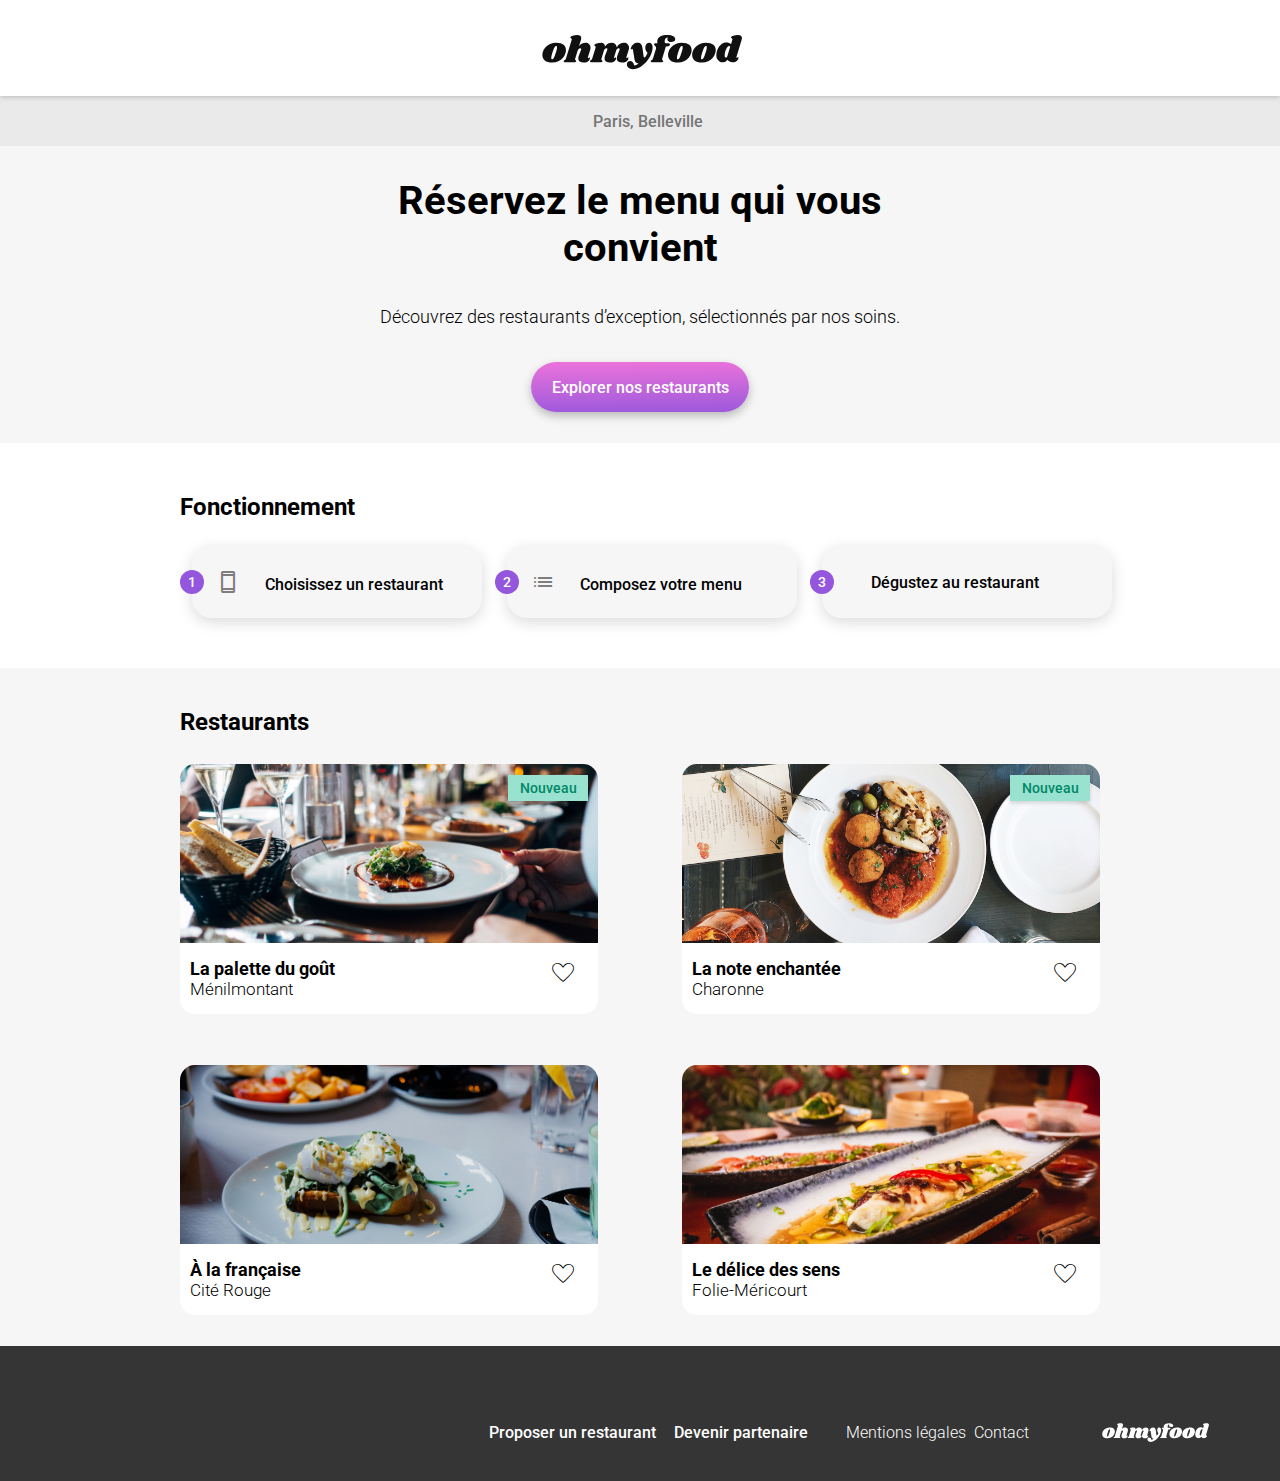
<file: index.html>
<!DOCTYPE html>
<html lang="en">
<head>
    <meta charset="UTF-8">
    <meta name="viewport" content="width=device-width, initial-scale=1.0">
    <title>Accueil</title>
    <link href='https://fonts.googleapis.com/css?family=Shrikhand' rel='stylesheet'>
    <link rel="stylesheet" href="https://cdnjs.cloudflare.com/ajax/libs/font-awesome/6.2.1/css/all.min.css" integrity="sha512-MV7K8+y+gLIBoVD59lQIYicR65iaqukzvf/nwasF0nqhPay5w/9lJmVM2hMDcnK1OnMGCdVK+iQrJ7lzPJQd1w==" crossorigin="anonymous" referrerpolicy="no-referrer">
    <link rel="preconnect" href="https://fonts.googleapis.com">
    <link rel="preconnect" href="https://fonts.gstatic.com" crossorigin>
    <link href="https://fonts.googleapis.com/css2?family=Roboto&display=swap" rel="stylesheet">
    <link href="https://fonts.googleapis.com/css2?family=Roboto:wght@300&display=swap" rel="stylesheet">
    <link rel="stylesheet" href="https://fonts.googleapis.com/css2?family=Material+Symbols+Outlined:opsz,wght,FILL,GRAD@24,400,0,0">
    <link rel="stylesheet" href="https://fonts.googleapis.com/css2?family=Material+Symbols+Outlined:opsz,wght,FILL,GRAD@20..48,100..700,0..1,-50..200">
    <link rel="stylesheet" href="./assets/homepage.css">
</head>
<body class="m-0">
    <div class="loader">
        <div class="loader-icon">
            <i class="fa-solid fa-bowl-food"></i>
        </div>
    </div>
    <div class="homepage homepage-main">
        <header>
            <div class="header">
                <a href="">
                <div class="header__logo">
                    <div class="logo">
                        <img class="logo__img" src="./assets/images/logo/ohmyfood@2x.svg" alt="">
                    </div>
                </div>
                </a>
                <nav>
                   <div class="location">
                        <i class="fa-solid fa-location-dot"></i>
                        <input type="text" placeholder="Paris, Belleville">
                   </div> 
                </nav>
            </div>
        </header>
        <main>
            <div class="reservation">
                <h2 class="reservation__title m-0">Réservez le menu qui vous convient</h2>
                <p class="reservation__content m-0">Découvrez des restaurants d’exception, sélectionnés par nos soins.</p>
                <div class="gradient__container">
                    <a class="gradient__link" href="#">Explorer nos restaurants</a>
                    <a class="gradient__link__hover" href="#">Explorer nos restaurants</a>
                </div>
            </div>
            <div class="fonctionnement">
                <h2 class="fonctionnement__title m-0">Fonctionnement</h2>
                <div class="fonctionnement__container">
                    <div class="fonctionnement__box">
                        <div class="fonctionnement__content">
                            <div class="fonctionnement__number"><span>1</span></div>
                            <div class="fonctionnement__details">
                                <span class="material-symbols-outlined">
                                    smartphone
                                    </span>
                                <p class="m-0">Choisissez un restaurant</p>
                            </div>
                        </div>
                    </div>
                    <div class="fonctionnement__box">
                        <div class="fonctionnement__content">
                            <div class="fonctionnement__number"><span>2</span></div>
                            <div class="fonctionnement__details">
                                <span class="material-symbols-outlined">
                                    list
                                    </span>
                                <p class="m-0">Composez votre menu</p>
                            </div>
                        </div>
                    </div>
                    <div class="fonctionnement__box">
                        <div class="fonctionnement__content">
                            <div class="fonctionnement__number"><span>3</span></div>
                            <div class="fonctionnement__details">
                                <i class="fa-solid fa-store"></i>
                                <p class="m-0">Dégustez au restaurant</p>
                            </div>
                        </div>
                    </div>
                </div>
            </div>
            <div class="restaurants">
                <h2 class="restaurants__title m-0">Restaurants</h2>
                <div class="restaurant__box">
                    <div class="restaurant__card">
                        <div class="card__tag">
                            <span class="card__tag__text">Nouveau</span>
                        </div>
                        <img class="restaurant__img" src="./assets/images/restaurants/jay-wennington-N_Y88TWmGwA-unsplash.jpg" alt="">
                        <div class="restaurant__card__details">
                            <a class="restaurant__card__details__link" href="./restaurants/palette.html">
                                <div class="restaurant__card__description">
                                    <p class="m-0 restaurant__card__title">La palette du goût</p>
                                    <p class="m-0 restaurant__card__location">Ménilmontant</p>
                                </div>
                            </a>
                            <div class="heart__container">
                                <span class="material-symbols-outlined heart">
                                    favorite
                                </span>
                                <span class="material-symbols-outlined heart-filled">
                                    favorite
                                </span>
                            </div>
                        </div>
                    </div>
                    <div class="restaurant__card la_note_enchantee">
                        <div class="card__tag">
                            <span class="card__tag__text">Nouveau</span>
                        </div>
                        <img class="restaurant__img" src="./assets/images/restaurants/stil-u2Lp8tXIcjw-unsplash.jpg" alt="">
                        <div class="restaurant__card__details">
                            <a class="restaurant__card__details__link" href="./restaurants/lanote.html">
                                <div class="restaurant__card__description">
                                    <p class="m-0 restaurant__card__title">La note enchantée</p>
                                    <p class="m-0 restaurant__card__location">Charonne</p>
                                </div>
                            </a>
                            <div class="heart__container">
                                <span class="material-symbols-outlined heart">
                                    favorite
                                </span>
                                <span class="material-symbols-outlined heart-filled">
                                    favorite
                                </span>
                            </div>
                        </div>
                    </div>
                    <div class="restaurant__card">
                        <img class="restaurant__img" src="./assets/images/restaurants/toa-heftiba-DQKerTsQwi0-unsplash.jpg" alt="">
                        <div class="restaurant__card__details">
                            <a class="restaurant__card__details__link" href="./restaurants/francaise.html">
                                <div class="restaurant__card__description">
                                    <p class="m-0 restaurant__card__title">À la française</p>
                                    <p class="m-0 restaurant__card__location">Cité Rouge</p>
                                </div>
                            </a>
                            <div class="heart__container">
                                <span class="material-symbols-outlined heart">
                                    favorite
                                </span>
                                <span class="material-symbols-outlined heart-filled">
                                    favorite
                                </span>
                            </div>
                        </div>
                    </div>
                    <div class="restaurant__card">
                        <img class="restaurant__img" src="./assets/images/restaurants/louis-hansel-shotsoflouis-qNBGVyOCY8Q-unsplash.jpg" alt="">
                        <div class="restaurant__card__details">
                            <a class="restaurant__card__details__link" href="./restaurants/delice.html">
                                <div class="restaurant__card__description">
                                    <p class="m-0 restaurant__card__title">Le délice des sens</p>
                                    <p class="m-0 restaurant__card__location">Folie-Méricourt</p>
                                </div>
                            </a>
                            <div class="heart__container">
                                <span class="material-symbols-outlined heart">
                                    favorite
                                </span>
                                <span class="material-symbols-outlined heart-filled">
                                    favorite
                                </span>
                            </div>
                        </div>
                    </div>
                </div>
            </div>
        </main>
        <footer>
            <div class="footer">
                <img class="footer__logo" src="./assets/images/logo/ohmyfood@2x.svg" alt="">
                <div class="footer__content">
                    <a class="footer__content__link" href="#">
                        <div class="footer__bold">
                            <i class="footer__bold__icon fa-solid fa-utensils"></i>
                            <p class="footer__bold__text m-0">Proposer un restaurant</p>
                        </div>
                    </a>
                    <a href="#" class="footer__content__link partenaire_link">
                        <div class="footer__bold">
                            <i class="footer__bold__icon fa-solid fa-handshake-angle"></i>
                            <p class="footer__bold__text m-0">Devenir partenaire</p>
                        </div>
                    </a>
                    <a href="#" class="footer__content__link">
                        <p class="m-0 footer__regular">Mentions légales</p>
                    </a>
                    <a href="mailto:" class="footer__content__link">
                        <p class="m-0 footer__regular">Contact</p>
                    </a>
                </div>
            </div>
        </footer>
    </div>
</body>
</html>
</file>
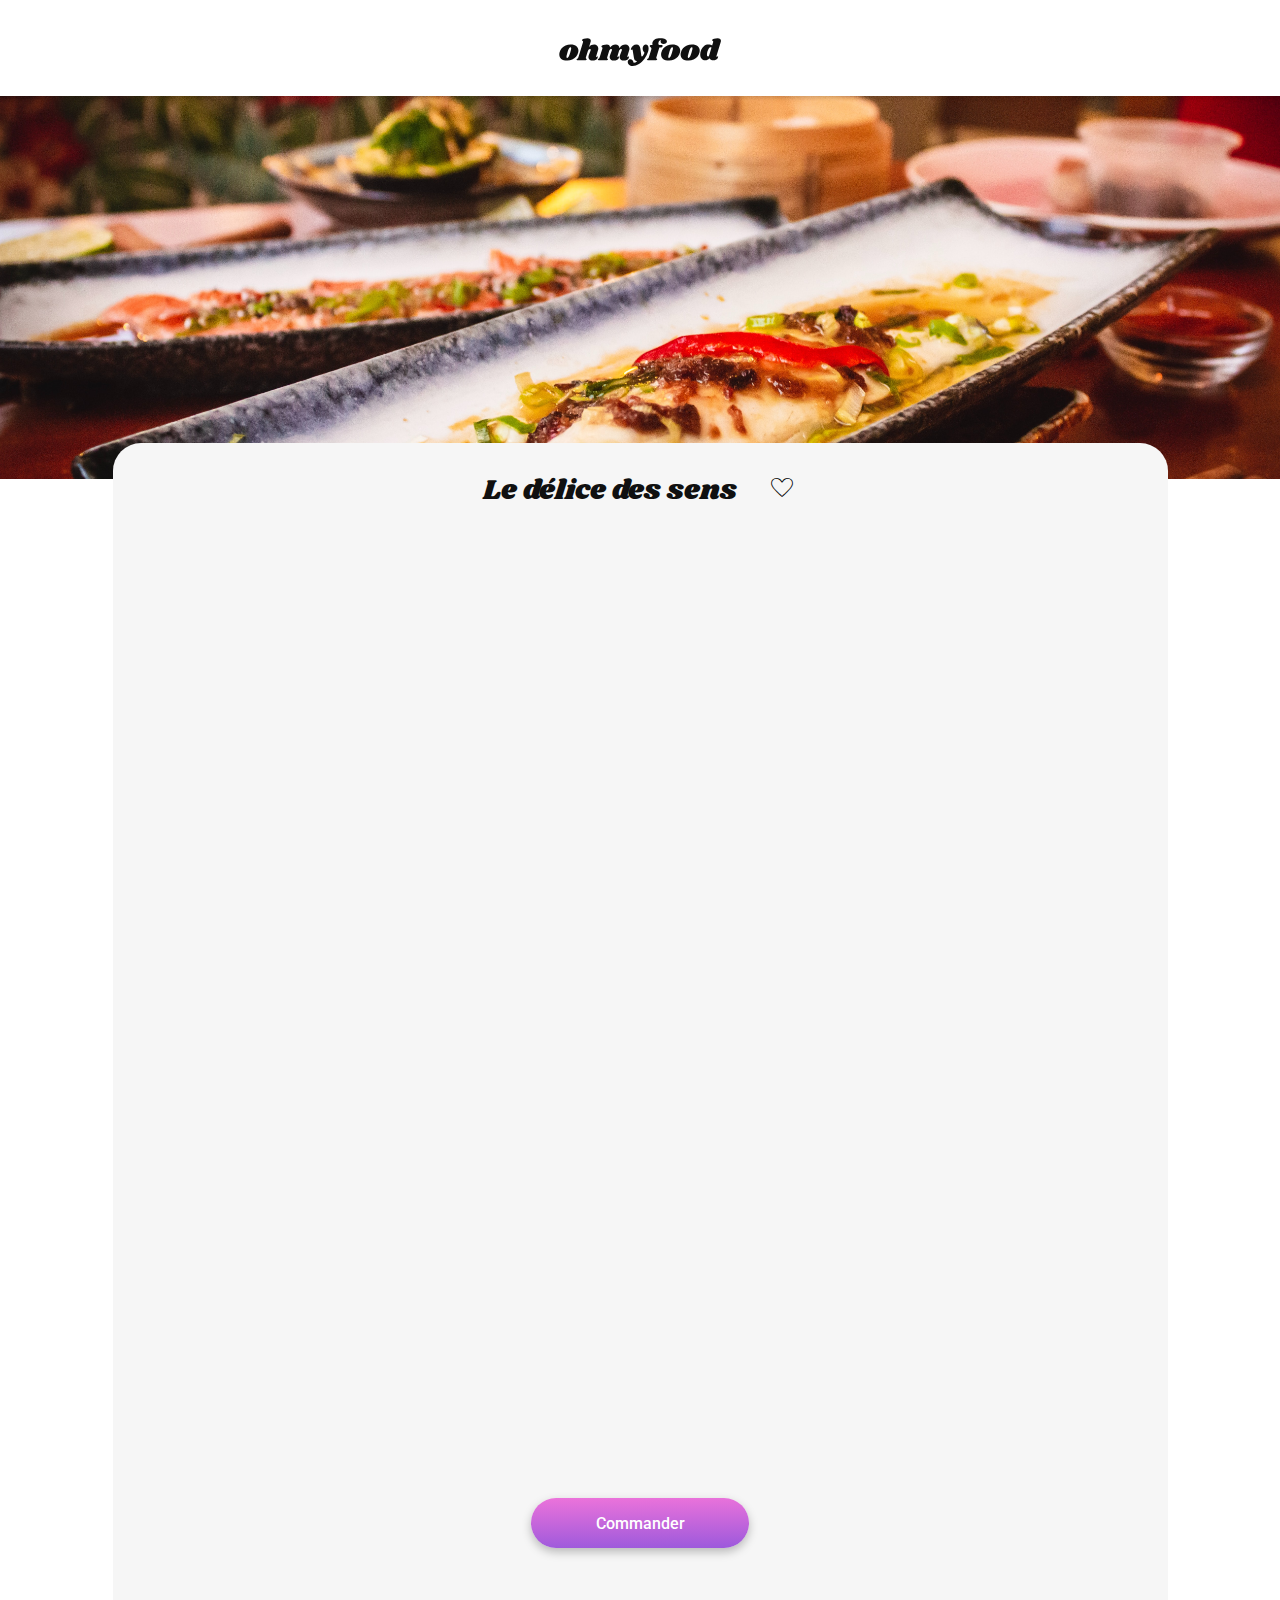
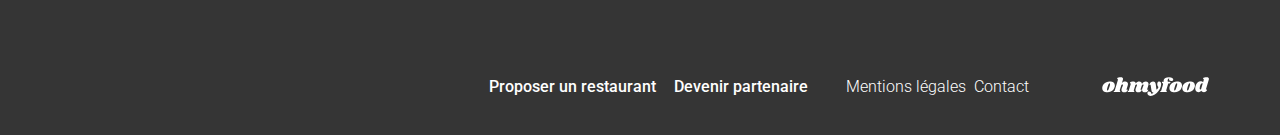
<file: restaurants/delice.html>
<!DOCTYPE html>
<html lang="en">
<head>
    <meta charset="UTF-8">
    <meta name="viewport" content="width=device-width, initial-scale=1.0">
    <title>Le délice des sens</title>
    <link href='https://fonts.googleapis.com/css?family=Shrikhand' rel='stylesheet'>
    <link rel="stylesheet" href="https://cdnjs.cloudflare.com/ajax/libs/font-awesome/6.2.1/css/all.min.css" integrity="sha512-MV7K8+y+gLIBoVD59lQIYicR65iaqukzvf/nwasF0nqhPay5w/9lJmVM2hMDcnK1OnMGCdVK+iQrJ7lzPJQd1w==" crossorigin="anonymous" referrerpolicy="no-referrer">
    <link rel="preconnect" href="https://fonts.googleapis.com">
    <link rel="preconnect" href="https://fonts.gstatic.com" crossorigin>
    <link href="https://fonts.googleapis.com/css2?family=Roboto&display=swap" rel="stylesheet">
    <link href="https://fonts.googleapis.com/css2?family=Roboto:wght@300&display=swap" rel="stylesheet">
    <link rel="stylesheet" href="https://fonts.googleapis.com/css2?family=Material+Symbols+Outlined:opsz,wght,FILL,GRAD@24,400,0,0">
    <link rel="stylesheet" href="https://fonts.googleapis.com/css2?family=Material+Symbols+Outlined:opsz,wght,FILL,GRAD@20..48,100..700,0..1,-50..200">
    <link rel="stylesheet" href="../assets/homepage.css">
</head>
<body class="m-0">
    <div class="homepage homepage-restaurant">
        <header class="header__restaurant">
                <div class="header__logo">
                    <div class="header__back">
                        <a class="header__back__link" href="../index.html">
                            <i class="fa-solid fa-arrow-left header__back__icon"></i>
                        </a>
                    </div>
                    <div class="logo">
                        <a href="">
                            <img src="../assets/images/logo/ohmyfood@2x.svg" alt="">
                        </a>
                    </div>
                </div>
        </header>
        <img class="restaurant__img" src="../assets/images/restaurants/louis-hansel-shotsoflouis-qNBGVyOCY8Q-unsplash.jpg" alt="">
        <main class="main__restaurant">
            <div class="restaurants restaurants__page flex col">
                <div class="restaurants__title flex row align-center">
                    <h1 class="restaurants__title__text m-0">Le délice des sens</h1>
                    <div class="heart__container">
                        <span class="material-symbols-outlined heart">
                            favorite
                        </span>
                        <span class="material-symbols-outlined heart-filled">
                            favorite
                        </span>
                    </div>
                </div>
                <div class="menus flex col entrees">
                    <div class="menus__title flex col">
                        <h2 class="menus__title__text m-0">ENTRÉES</h2>
                        <div class="underline"></div>
                    </div>
                    <div class="menu flex row space-between">
                        <div class="menu__card flex col">
                            <p class="m-0 menu__title">Tartare de thon</p>
                            <div class="menu__detail flex row space-between">
                                <span class="menu__detail__text">Assaisonné au yuzu</span>
                            </div>
                        </div>
                        <div class="flex row menu__validation">
                            <div class="m-0 menu__price">
                                <span>25€</span>
                            </div>
                            <div class="validation__box flex row">
                                <i class="validation__box__icon fa-solid fa-circle-check"></i>
                            </div>
                        </div>
                    </div>
                    <div class="menu flex row space-between">
                        <div class="menu__card flex col">
                            <p class="m-0 menu__title">Bouchée de homard croustillant</p>
                            <div class="menu__detail flex row space-between">
                                <span class="menu__detail__text">Et sa farandole de petits légumes</span>
                            </div>
                        </div>
                        <div class="flex row menu__validation">
                            <div class="m-0 menu__price">
                                <span>35€</span>
                            </div>
                            <div class="validation__box flex row">
                                <i class="validation__box__icon fa-solid fa-circle-check"></i>
                            </div>
                        </div>
                    </div>
                    <div class="menu flex row space-between">
                        <div class="menu__card flex col">
                            <p class="m-0 menu__title">Velouté de cèpes</p>
                            <div class="menu__detail flex row space-between">
                                <span class="menu__detail__text">Aux truffes</span>                                 
                            </div>
                        </div>
                        <div class="flex row menu__validation">
                            <div class="m-0 menu__price">
                                <span>2O€</span>
                            </div>
                            <div class="validation__box flex row">
                                <i class="validation__box__icon fa-solid fa-circle-check"></i>
                            </div>
                        </div>
                    </div>
                </div>
                <div class="menus flex col plats">
                    <div class="menus__title flex col">
                        <h2 class="menus__title__text m-0">PLATS</h2>
                        <div class="underline"></div>
                    </div>
                    <div class="menu flex row space-between">
                        <div class="menu__card flex col">
                            <p class="m-0 menu__title">Poulet rôti aux herbes de Provence</p>
                            <div class="menu__detail flex row space-between">
                                <span class="menu__detail__text">Et sa crème de truffe</span>                       
                            </div>
                        </div>
                        <div class="flex row menu__validation">
                            <div class="m-0 menu__price">
                                <span>4O€</span>
                            </div>
                            <div class="validation__box flex row">
                                <i class="validation__box__icon fa-solid fa-circle-check"></i>
                            </div>
                        </div>
                    </div>
                    <div class="menu flex row space-between">
                        <div class="menu__card flex col">
                            <p class="m-0 menu__title">Langouste rôtie</p>
                            <div class="menu__detail flex row space-between">
                                <span class="menu__detail__text">Et ses légumes de saison</span>                                                        
                            </div>
                        </div>
                        <div class="flex row menu__validation">
                            <div class="m-0 menu__price">
                                <span>35€</span>
                            </div>
                            <div class="validation__box flex row">
                                <i class="validation__box__icon fa-solid fa-circle-check"></i>
                            </div>
                        </div>
                    </div>
                    <div class="menu flex row space-between">
                        <div class="menu__card flex col">
                            <p class="m-0 menu__title">Côte de bœuf Angus</p>
                            <div class="menu__detail flex row space-between">
                                <span class="menu__detail__text">Et sa purée de panais</span>                                                        
                            </div>
                        </div>
                        <div class="flex row menu__validation">
                            <div class="m-0 menu__price">
                                <span>44€</span>
                            </div>
                            <div class="validation__box flex row">
                                <i class="validation__box__icon fa-solid fa-circle-check"></i>
                            </div>
                        </div>
                    </div>
                </div>
                <div class="menus flex col desserts">
                    <div class="menus__title flex col">
                        <h2 class="menus__title__text m-0">DESSERTS</h2>
                        <div class="underline"></div>
                    </div>
                    <div class="menu flex row space-between">
                        <div class="menu__card flex col">
                            <p class="m-0 menu__title">Farandole de desserts</p>
                            <div class="menu__detail flex row space-between">
                                <span class="menu__detail__text">Du chef</span>                                                     
                            </div>
                        </div>
                        <div class="flex row menu__validation">
                            <div class="m-0 menu__price">
                                <span>18€</span>
                            </div>
                            <div class="validation__box flex row">
                                <i class="validation__box__icon fa-solid fa-circle-check"></i>
                            </div>
                        </div>
                    </div>
                    <div class="menu flex row space-between">
                        <div class="menu__card flex col">
                            <p class="m-0 menu__title">Crème brulée</p>
                            <div class="menu__detail flex row space-between">
                                <span class="menu__detail__text">Revisitée</span>                                                     
                            </div>
                        </div>
                        <div class="flex row menu__validation">
                            <div class="m-0 menu__price">
                                <span>22€</span>
                            </div>
                            <div class="validation__box flex row">
                                <i class="validation__box__icon fa-solid fa-circle-check"></i>
                            </div>
                        </div>
                    </div>
                    <div class="menu flex row space-between">
                        <div class="menu__card flex col">
                            <p class="m-0 menu__title">Tiramisu</p>
                            <div class="menu__detail flex row space-between">
                                <span class="menu__detail__text">À la noisette</span>                                                   
                            </div>
                        </div>
                        <div class="flex row menu__validation">
                            <div class="m-0 menu__price">
                                <span>23€</span>
                            </div>
                            <div class="validation__box flex row">
                                <i class="validation__box__icon fa-solid fa-circle-check"></i>
                            </div>
                        </div>
                    </div>
                </div>
                <div class="reservation reservation_page gradient__container">
                    <a class="gradient__link" href="#">Commander</a>
                    <a class="gradient__link__hover" href="#">Commander</a>
                </div>
            </div>
        </main>
        <footer>
            <div class="footer">
                <img class="footer__logo" src="../assets/images/logo/ohmyfood@2x.svg" alt="">
                <div class="footer__content">
                    <a class="footer__content__link" href="#">
                        <div class="footer__bold">
                            <i class="footer__bold__icon fa-solid fa-utensils"></i>
                            <p class="footer__bold__text m-0">Proposer un restaurant</p>
                        </div>
                    </a>
                    <a href="#" class="footer__content__link partenaire_link">
                        <div class="footer__bold">
                            <i class="footer__bold__icon fa-solid fa-handshake-angle"></i>
                            <p class="footer__bold__text m-0">Devenir partenaire</p>
                        </div>
                    </a>
                    <a href="#" class="footer__content__link">
                        <p class="m-0 footer__regular">Mentions légales</p>
                    </a>
                    <a href="mailto:" class="footer__content__link">
                        <p class="m-0 footer__regular">Contact</p>
                    </a>
                </div>
            </div>
        </footer>
    </div>
</body>
</html>
</file>
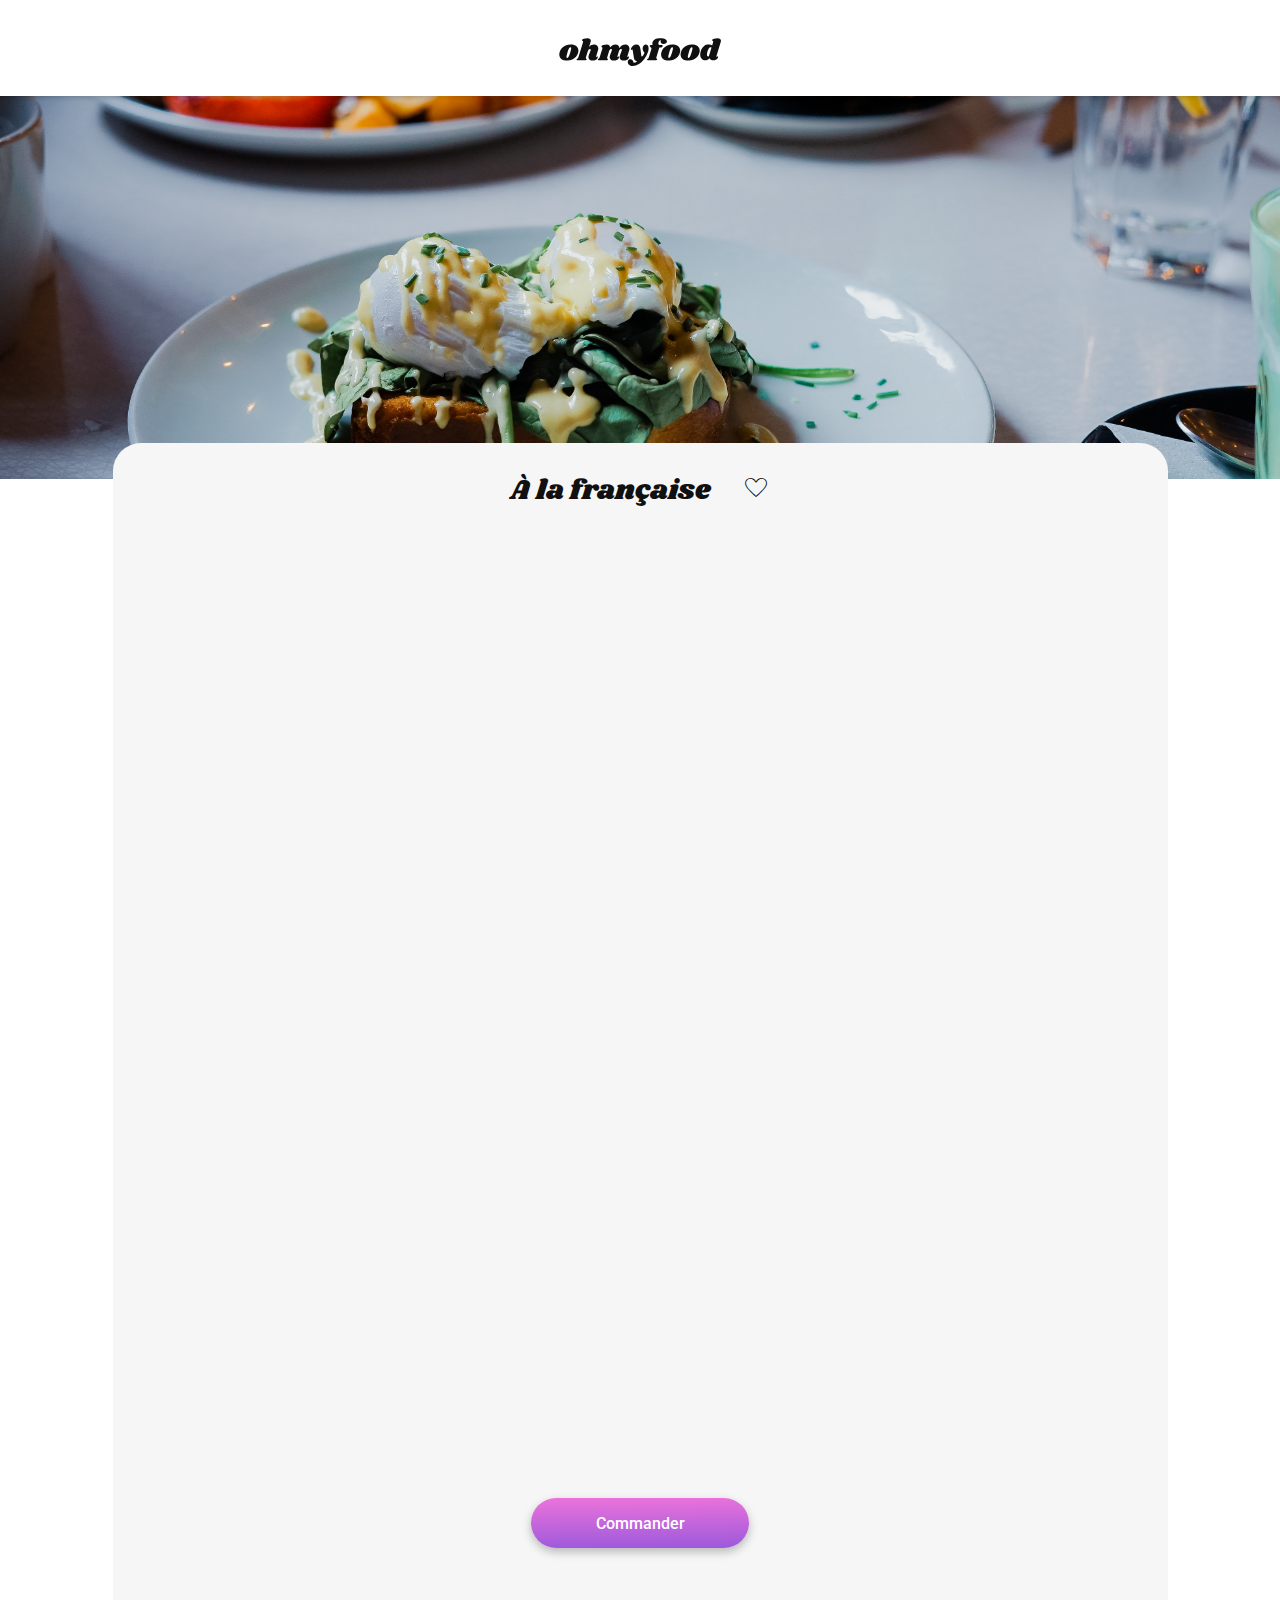
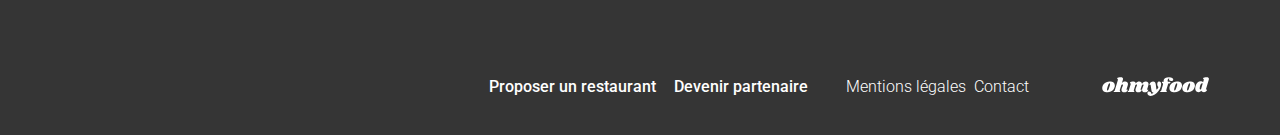
<file: restaurants/francaise.html>
<!DOCTYPE html>
<html lang="en">
<head>
    <meta charset="UTF-8">
    <meta name="viewport" content="width=device-width, initial-scale=1.0">
    <title>À la française</title>
    <link href='https://fonts.googleapis.com/css?family=Shrikhand' rel='stylesheet'>
    <link rel="stylesheet" href="https://cdnjs.cloudflare.com/ajax/libs/font-awesome/6.2.1/css/all.min.css" integrity="sha512-MV7K8+y+gLIBoVD59lQIYicR65iaqukzvf/nwasF0nqhPay5w/9lJmVM2hMDcnK1OnMGCdVK+iQrJ7lzPJQd1w==" crossorigin="anonymous" referrerpolicy="no-referrer">
    <link rel="preconnect" href="https://fonts.googleapis.com">
    <link rel="preconnect" href="https://fonts.gstatic.com" crossorigin>
    <link href="https://fonts.googleapis.com/css2?family=Roboto&display=swap" rel="stylesheet">
    <link href="https://fonts.googleapis.com/css2?family=Roboto:wght@300&display=swap" rel="stylesheet">
    <link rel="stylesheet" href="https://fonts.googleapis.com/css2?family=Material+Symbols+Outlined:opsz,wght,FILL,GRAD@24,400,0,0">
    <link rel="stylesheet" href="https://fonts.googleapis.com/css2?family=Material+Symbols+Outlined:opsz,wght,FILL,GRAD@20..48,100..700,0..1,-50..200">
    <link rel="stylesheet" href="../assets/homepage.css">
</head>
<body class="m-0">
    <div class="homepage homepage-restaurant">
        <header class="header__restaurant">
                <div class="header__logo">
                    <div class="header__back">
                        <a class="header__back__link" href="../index.html">
                            <i class="fa-solid fa-arrow-left header__back__icon"></i>
                        </a>
                    </div>
                    <div class="logo">
                        <a href="">
                            <img src="../assets/images/logo/ohmyfood@2x.svg" alt="">
                        </a>
                    </div>
                </div>
        </header>
        <img class="restaurant__img" src="../assets/images/restaurants/toa-heftiba-DQKerTsQwi0-unsplash.jpg" alt="">
        <main class="main__restaurant">
            <div class="restaurants restaurants__page flex col">
                <div class="restaurants__title flex row align-center">
                    <h1 class="restaurants__title__text m-0">À la française</h1>
                    <div class="heart__container">
                        <span class="material-symbols-outlined heart">
                            favorite
                        </span>
                        <span class="material-symbols-outlined heart-filled">
                            favorite
                        </span>
                    </div>
                </div>
                <div class="menus flex col entrees">
                    <div class="menus__title flex col">
                        <h2 class="menus__title__text m-0">ENTRÉES</h2>
                        <div class="underline"></div>
                    </div>
                    <div class="menu flex row space-between">
                        <div class="menu__card flex col">
                            <p class="m-0 menu__title">Tartare de poulpe acidulé</p>
                            <div class="menu__detail flex row space-between">
                                <span class="menu__detail__text">Aux zestes d'orange</span>                                 
                            </div>
                        </div>
                        <div class="flex row menu__validation">
                            <div class="m-0 menu__price">
                                <span>25€</span>
                            </div>
                            <div class="validation__box flex row">
                                <i class="validation__box__icon fa-solid fa-circle-check"></i>
                            </div>
                        </div>
                    </div>
                    <div class="menu flex row space-between">
                        <div class="menu__card flex col">
                            <p class="m-0 menu__title">Velouté de légumes d'antan</p>
                            <div class="menu__detail flex row space-between">
                                <span class="menu__detail__text">Carotte, panais, topinambour</span>                                 
                            </div>
                        </div>
                        <div class="flex row menu__validation">
                            <div class="m-0 menu__price">
                                <span>35€</span>
                            </div>
                            <div class="validation__box flex row">
                                <i class="validation__box__icon fa-solid fa-circle-check"></i>
                            </div>
                        </div>
                    </div>
                    <div class="menu flex row space-between">
                        <div class="menu__card flex col">
                            <p class="m-0 menu__title">Soupe à l'oignon</p>
                            <div class="menu__detail flex row space-between">
                                <span class="menu__detail__text">Revisitée</span>                                 
                            </div>
                        </div>
                        <div class="flex row menu__validation">
                            <div class="m-0 menu__price">
                                <span>20€</span>
                            </div>
                            <div class="validation__box flex row">
                                <i class="validation__box__icon fa-solid fa-circle-check"></i>
                            </div>
                        </div>
                    </div>
                </div>
                <div class="menus flex col plats">
                    <div class="menus__title flex col">
                        <h2 class="menus__title__text m-0">PLATS</h2>
                        <div class="underline"></div>
                    </div>
                    <div class="menu flex row space-between">
                        <div class="menu__card flex col">
                            <p class="m-0 menu__title">Coquilles Saint-Jacques</p>
                            <div class="menu__detail flex row space-between">
                                <span class="menu__detail__text">Accompagnées d'une purée de panais</span>                                 
                            </div>
                        </div>
                        <div class="flex row menu__validation">
                            <div class="m-0 menu__price">
                                <span>40€</span>
                            </div>
                            <div class="validation__box flex row">
                                <i class="validation__box__icon fa-solid fa-circle-check"></i>
                            </div>
                        </div>
                    </div>
                    <div class="menu flex row space-between">
                        <div class="menu__card flex col">
                            <p class="m-0 menu__title">Magret de canard</p>
                            <div class="menu__detail flex row space-between">
                                <span class="menu__detail__text">Et parmentier de pommes de terre</span>                                 
                            </div>
                        </div>
                        <div class="flex row menu__validation">
                            <div class="m-0 menu__price">
                                <span>35€</span>
                            </div>
                            <div class="validation__box flex row">
                                <i class="validation__box__icon fa-solid fa-circle-check"></i>
                            </div>
                        </div>
                    </div>
                    <div class="menu flex row space-between">
                        <div class="menu__card flex col">
                            <p class="m-0 menu__title">Pigeonneau d’Ille-et-Vilaine</p>
                            <div class="menu__detail flex row space-between">
                                <span class="menu__detail__text">Sur son lit de gnocchis aux légumes</span>                                  
                            </div>
                        </div>
                        <div class="flex row menu__validation">
                            <div class="m-0 menu__price">
                                <span>44€</span>
                            </div>
                            <div class="validation__box flex row">
                                <i class="validation__box__icon fa-solid fa-circle-check"></i>
                            </div>
                        </div>
                    </div>
                </div>
                <div class="menus flex col desserts">
                    <div class="menus__title flex col">
                        <h2 class="menus__title__text m-0">DESSERTS</h2>
                        <div class="underline"></div>
                    </div>
                    <div class="menu flex row space-between">
                        <div class="menu__card flex col">
                            <p class="m-0 menu__title">Pétales de violettes glacés</p>
                            <div class="menu__detail flex row space-between">
                                <span class="menu__detail__text">Et purée de noisettes</span>                                 
                            </div>
                        </div>
                        <div class="flex row menu__validation">
                            <div class="m-0 menu__price">
                                <span>18€</span>
                            </div>
                            <div class="validation__box flex row">
                                <i class="validation__box__icon fa-solid fa-circle-check"></i>
                            </div>
                        </div>
                    </div>
                    <div class="menu flex row space-between">
                        <div class="menu__card flex col">
                            <p class="m-0 menu__title">Fondant au chocolat</p>
                            <div class="menu__detail flex row space-between">
                                <span class="menu__detail__text">Revisitée</span>                               
                            </div>
                        </div>
                        <div class="flex row menu__validation">
                            <div class="m-0 menu__price">
                                <span>22€</span>
                            </div>
                            <div class="validation__box flex row">
                                <i class="validation__box__icon fa-solid fa-circle-check"></i>
                            </div>
                        </div>
                    </div>
                    <div class="menu flex row space-between">
                        <div class="menu__card flex col">
                            <p class="m-0 menu__title">Millefeuille croustillant</p>
                            <div class="menu__detail flex row space-between">
                                <span class="menu__detail__text">Myrtilles et pâte d’amande</span>                             
                            </div>
                        </div>
                        <div class="flex row menu__validation">
                            <div class="m-0 menu__price">
                                <span>23€</span>
                            </div>
                            <div class="validation__box flex row">
                                <i class="validation__box__icon fa-solid fa-circle-check"></i>
                            </div>
                        </div>
                    </div>
                </div>
                <div class="reservation reservation_page gradient__container">
                    <a class="gradient__link" href="#">Commander</a>
                    <a class="gradient__link__hover" href="#">Commander</a>
                </div>
            </div>
        </main>
        <footer>
            <div class="footer">
                <img class="footer__logo" src="../assets/images/logo/ohmyfood@2x.svg" alt="">
                <div class="footer__content">
                    <a class="footer__content__link" href="#">
                        <div class="footer__bold">
                            <i class="footer__bold__icon fa-solid fa-utensils"></i>
                            <p class="footer__bold__text m-0">Proposer un restaurant</p>
                        </div>
                    </a>
                    <a href="#" class="footer__content__link partenaire_link">
                        <div class="footer__bold">
                            <i class="footer__bold__icon fa-solid fa-handshake-angle"></i>
                            <p class="footer__bold__text m-0">Devenir partenaire</p>
                        </div>
                    </a>
                    <a href="#" class="footer__content__link">
                        <p class="m-0 footer__regular">Mentions légales</p>
                    </a>
                    <a href="mailto:" class="footer__content__link">
                        <p class="m-0 footer__regular">Contact</p>
                    </a>
                </div>
            </div>
        </footer>
    </div>
</body>
</html>
</file>
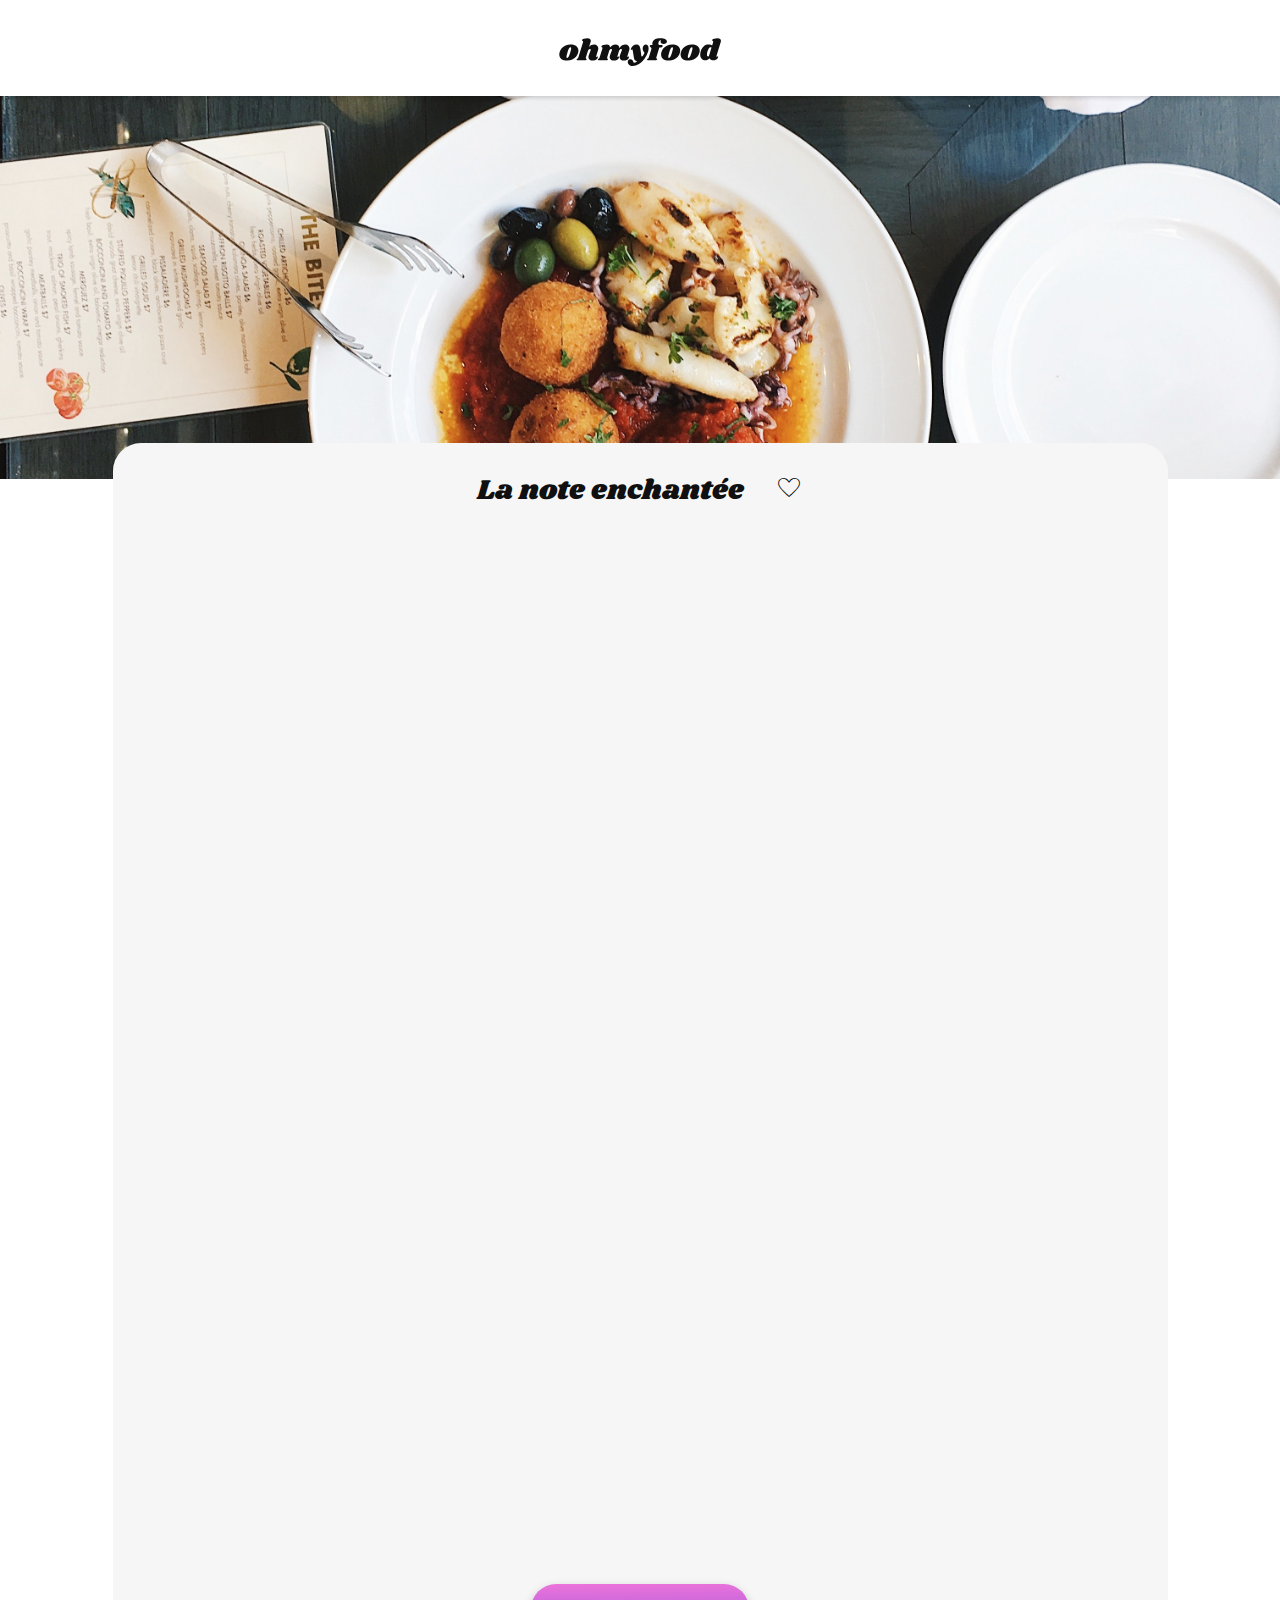
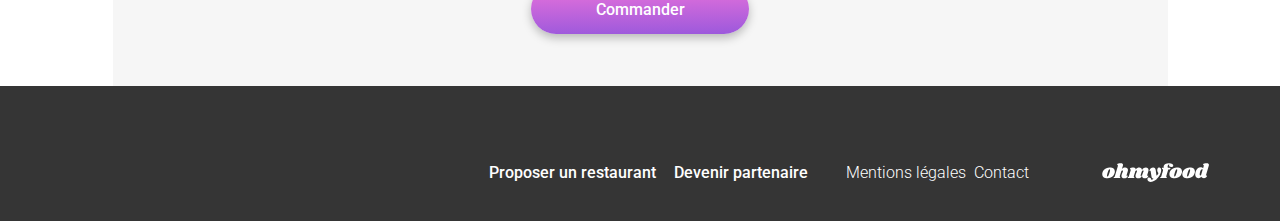
<file: restaurants/lanote.html>
<!DOCTYPE html>
<html lang="en">
<head>
    <meta charset="UTF-8">
    <meta name="viewport" content="width=device-width, initial-scale=1.0">
    <title>La note enchantée</title>
    <link href='https://fonts.googleapis.com/css?family=Shrikhand' rel='stylesheet'>
    <link rel="stylesheet" href="https://cdnjs.cloudflare.com/ajax/libs/font-awesome/6.2.1/css/all.min.css" integrity="sha512-MV7K8+y+gLIBoVD59lQIYicR65iaqukzvf/nwasF0nqhPay5w/9lJmVM2hMDcnK1OnMGCdVK+iQrJ7lzPJQd1w==" crossorigin="anonymous" referrerpolicy="no-referrer">
    <link rel="preconnect" href="https://fonts.googleapis.com">
    <link rel="preconnect" href="https://fonts.gstatic.com" crossorigin>
    <link href="https://fonts.googleapis.com/css2?family=Roboto&display=swap" rel="stylesheet">
    <link href="https://fonts.googleapis.com/css2?family=Roboto:wght@300&display=swap" rel="stylesheet">
    <link rel="stylesheet" href="https://fonts.googleapis.com/css2?family=Material+Symbols+Outlined:opsz,wght,FILL,GRAD@24,400,0,0">
    <link rel="stylesheet" href="https://fonts.googleapis.com/css2?family=Material+Symbols+Outlined:opsz,wght,FILL,GRAD@20..48,100..700,0..1,-50..200">
    <link rel="stylesheet" href="../assets/homepage.css">
</head>
<body class="m-0">
    <div class="homepage homepage-restaurant">
        <header class="header__restaurant">
                <div class="header__logo">
                    <div class="header__back">
                        <a class="header__back__link" href="../index.html">
                            <i class="fa-solid fa-arrow-left header__back__icon"></i>
                        </a>
                    </div>
                    <div class="logo">
                        <a href="">
                            <img src="../assets/images/logo/ohmyfood@2x.svg" alt="">
                        </a>
                    </div>
                </div>
        </header>
        <img class="restaurant__img" src="../assets/images/restaurants/stil-u2Lp8tXIcjw-unsplash.jpg" alt="">
        <main class="main__restaurant">
            <div class="restaurants restaurants__page flex col">
                <div class="restaurants__title flex row align-center">
                    <h1 class="restaurants__title__text m-0">La note enchantée</h1>
                    <div class="heart__container">
                        <span class="material-symbols-outlined heart">
                            favorite
                        </span>
                        <span class="material-symbols-outlined heart-filled">
                            favorite
                        </span>
                    </div>
                </div>
                <div class="menus flex col entrees">
                    <div class="menus__title flex col">
                        <h2 class="menus__title__text m-0">ENTRÉES</h2>
                        <div class="underline"></div>
                    </div>
                    <div class="menu flex row space-between">
                        <div class="menu__card flex col">
                            <p class="m-0 menu__title">Ravioles de foie gras</p>
                            <div class="menu__detail flex row space-between">
                                <span class="menu__detail__text">Accompagnées de leur crème à la truffe</span>                          
                            </div>
                        </div>
                        <div class="flex row menu__validation">
                            <div class="m-0 menu__price">
                                <span>25€</span>
                            </div>
                            <div class="validation__box flex row">
                                <i class="validation__box__icon fa-solid fa-circle-check"></i>
                            </div>
                        </div>
                    </div>
                    <div class="menu flex row space-between">
                        <div class="menu__card flex col">
                            <p class="m-0 menu__title">Caviar osciètre</p>
                            <div class="menu__detail flex row space-between">
                                <span class="menu__detail__text">Sur blini à la farine de blé noir</span>                         
                            </div>
                        </div>
                        <div class="flex row menu__validation">
                            <div class="m-0 menu__price">
                                <span>35€</span>
                            </div>
                            <div class="validation__box flex row">
                                <i class="validation__box__icon fa-solid fa-circle-check"></i>
                            </div>
                        </div>
                    </div>
                    <div class="menu flex row space-between">
                        <div class="menu__card flex col">
                            <p class="m-0 menu__title">Homard et espuma de potiron</p>
                            <div class="menu__detail flex row space-between">
                                <span class="menu__detail__text">Marinés aux zestes d'orange</span>                         
                            </div>
                        </div>
                        <div class="flex row menu__validation">
                            <div class="m-0 menu__price">
                                <span>20€</span>
                            </div>
                            <div class="validation__box flex row">
                                <i class="validation__box__icon fa-solid fa-circle-check"></i>
                            </div>
                        </div>
                    </div>
                    <div class="menu flex row space-between">
                        <div class="menu__card flex col">
                            <p class="m-0 menu__title">Foie gras de canard cuit entier</p>
                            <div class="menu__detail flex row space-between">
                                <span class="menu__detail__text">Confiture de figue et pain toasté</span>                        
                            </div>
                        </div>
                        <div class="flex row menu__validation">
                            <div class="m-0 menu__price">
                                <span>35€</span>
                            </div>
                            <div class="validation__box flex row">
                                <i class="validation__box__icon fa-solid fa-circle-check"></i>
                            </div>
                        </div>
                    </div>
                </div>
                <div class="menus flex col plats">
                    <div class="menus__title flex col">
                        <h2 class="menus__title__text m-0">PLATS</h2>
                        <div class="underline"></div>
                    </div>
                    <div class="menu flex row space-between">
                        <div class="menu__card flex col">
                            <p class="m-0 menu__title">Noix de coquilles Saint-Jacques</p>
                            <div class="menu__detail flex row space-between">
                                <span class="menu__detail__text">Sur lit de purée de céleri-rave</span>                        
                            </div>
                        </div>
                        <div class="flex row menu__validation">
                            <div class="m-0 menu__price">
                                <span>40€</span>
                            </div>
                            <div class="validation__box flex row">
                                <i class="validation__box__icon fa-solid fa-circle-check"></i>
                            </div>
                        </div>
                    </div>
                    <div class="menu flex row space-between">
                        <div class="menu__card flex col">
                            <p class="m-0 menu__title">Langoustine poêlée</p>
                            <div class="menu__detail flex row space-between">
                                <span class="menu__detail__text">Purée de patate douce</span>                        
                            </div>
                        </div>
                        <div class="flex row menu__validation">
                            <div class="m-0 menu__price">
                                <span>35€</span>
                            </div>
                            <div class="validation__box flex row">
                                <i class="validation__box__icon fa-solid fa-circle-check"></i>
                            </div>
                        </div>
                    </div>
                    <div class="menu flex row space-between">
                        <div class="menu__card flex col">
                            <p class="m-0 menu__title">Mijoté de queue de bœuf</p>
                            <div class="menu__detail flex row space-between">
                                <span class="menu__detail__text">Et riz sauvage aux zestes de citron</span>                        
                            </div>
                        </div>
                        <div class="flex row menu__validation">
                            <div class="m-0 menu__price">
                                <span>45€</span>
                            </div>
                            <div class="validation__box flex row">
                                <i class="validation__box__icon fa-solid fa-circle-check"></i>
                            </div>
                        </div>
                    </div>
                </div>
                <div class="menus flex col desserts">
                    <div class="menus__title flex col">
                        <h2 class="menus__title__text m-0">DESSERTS</h2>
                        <div class="underline"></div>
                    </div>
                    <div class="menu flex row space-between">
                        <div class="menu__card flex col">
                            <p class="m-0 menu__title">Macaron noisette et chocolat</p>
                            <div class="menu__detail flex row space-between">
                                <span class="menu__detail__text">Glace au caramel brun et sel de Guérande</span>                        
                            </div>
                        </div>
                        <div class="flex row menu__validation">
                            <div class="m-0 menu__price">
                                <span>18€</span>
                            </div>
                            <div class="validation__box flex row">
                                <i class="validation__box__icon fa-solid fa-circle-check"></i>
                            </div>
                        </div>
                    </div>
                    <div class="menu flex row space-between">
                        <div class="menu__card flex col">
                            <p class="m-0 menu__title">Baba au rhum revisité</p>
                            <div class="menu__detail flex row space-between">
                                <span class="menu__detail__text">Avec son coulis de citron</span>                       
                            </div>
                        </div>
                        <div class="flex row menu__validation">
                            <div class="m-0 menu__price">
                                <span>22€</span>
                            </div>
                            <div class="validation__box flex row">
                                <i class="validation__box__icon fa-solid fa-circle-check"></i>
                            </div>
                        </div>
                    </div>
                    <div class="menu flex row space-between">
                        <div class="menu__card flex col">
                            <p class="m-0 menu__title">Tarte au citron meringuée</p>
                            <div class="menu__detail flex row space-between">
                                <span class="menu__detail__text"> Déstructurée</span>                      
                            </div>
                        </div>
                        <div class="flex row menu__validation">
                            <div class="m-0 menu__price">
                                <span>23€</span>
                            </div>
                            <div class="validation__box flex row">
                                <i class="validation__box__icon fa-solid fa-circle-check"></i>
                            </div>
                        </div>
                    </div>
                </div>
                <div class="reservation reservation_page gradient__container">
                    <a class="gradient__link" href="#">Commander</a>
                    <a class="gradient__link__hover" href="#">Commander</a>
                </div>
            </div>
        </main>
        <footer>
            <div class="footer">
                <img class="footer__logo" src="../assets/images/logo/ohmyfood@2x.svg" alt="">
                <div class="footer__content">
                    <a class="footer__content__link" href="#">
                        <div class="footer__bold">
                            <i class="footer__bold__icon fa-solid fa-utensils"></i>
                            <p class="footer__bold__text m-0">Proposer un restaurant</p>
                        </div>
                    </a>
                    <a href="#" class="footer__content__link partenaire_link">
                        <div class="footer__bold">
                            <i class="footer__bold__icon fa-solid fa-handshake-angle"></i>
                            <p class="footer__bold__text m-0">Devenir partenaire</p>
                        </div>
                    </a>
                    <a href="#" class="footer__content__link">
                        <p class="m-0 footer__regular">Mentions légales</p>
                    </a>
                    <a href="mailto:" class="footer__content__link">
                        <p class="m-0 footer__regular">Contact</p>
                    </a>
                </div>
            </div>
        </footer>
    </div>
</body>
</html>
</file>
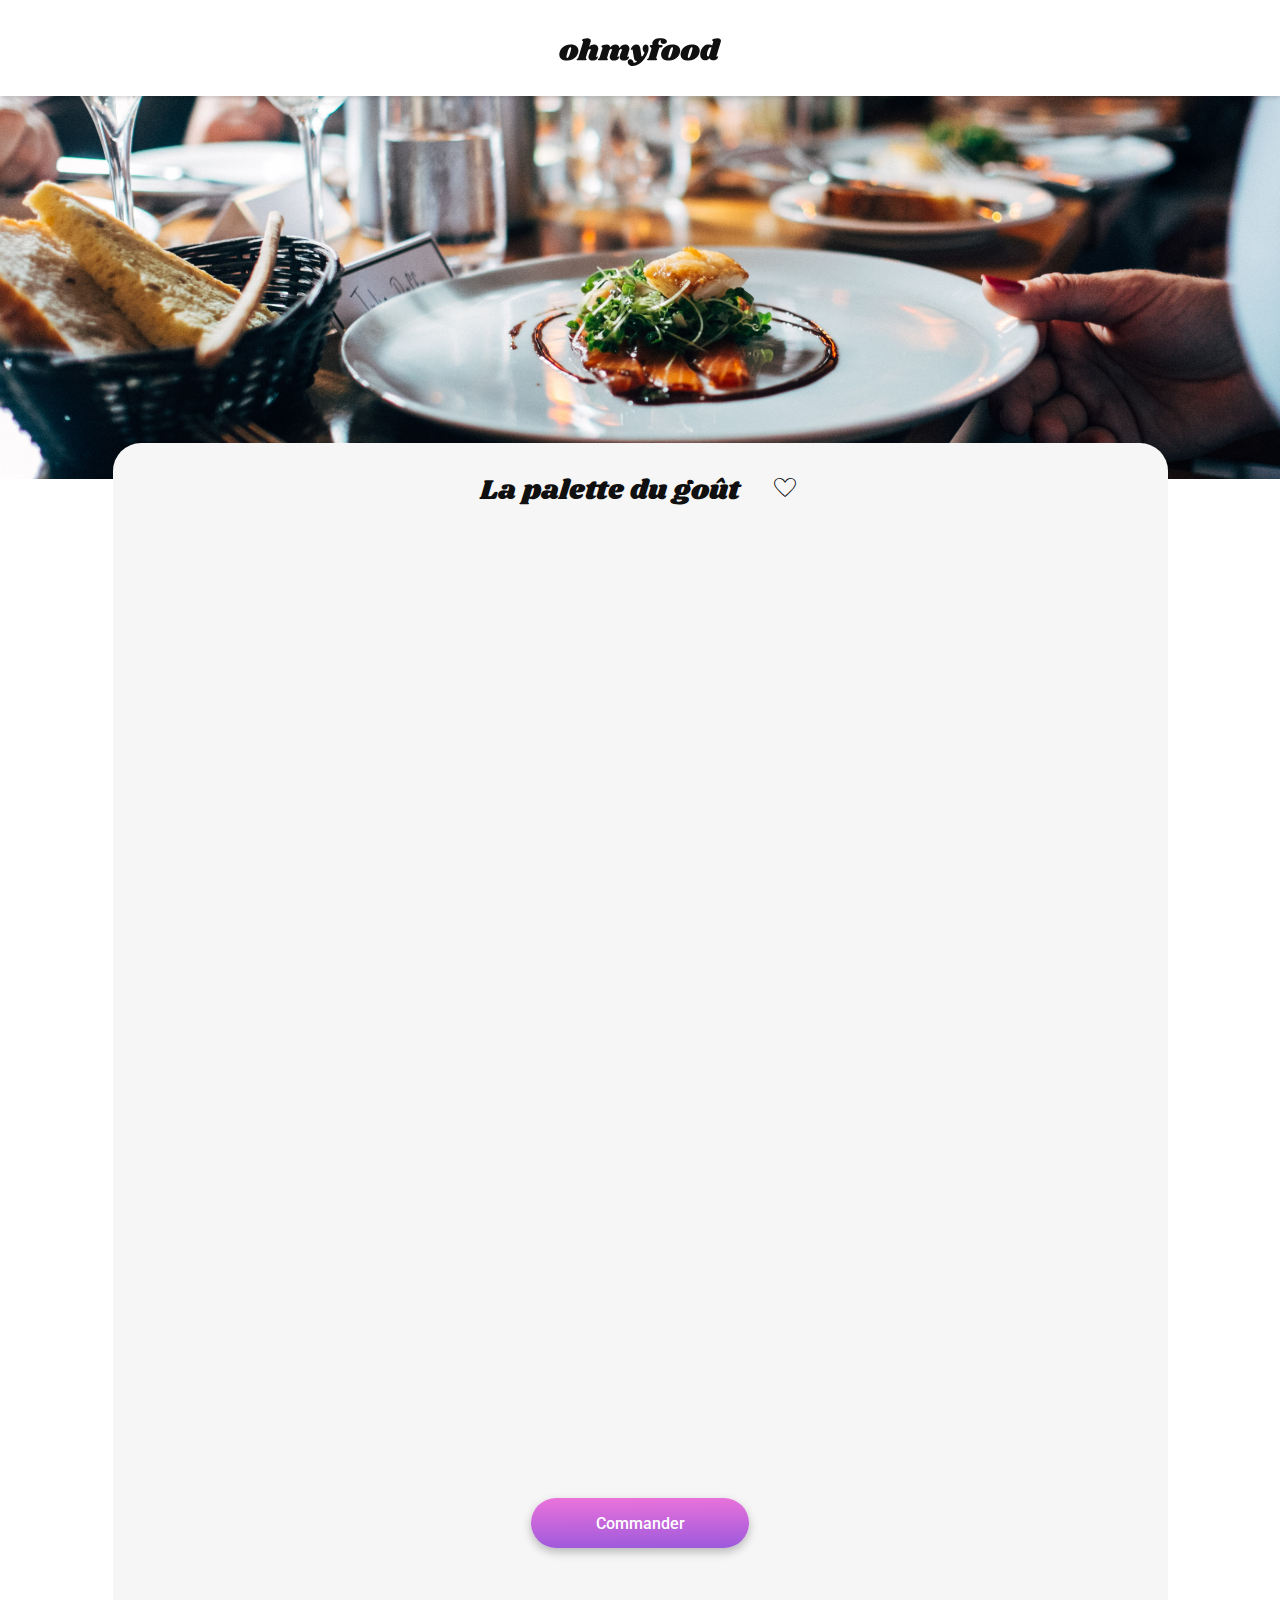
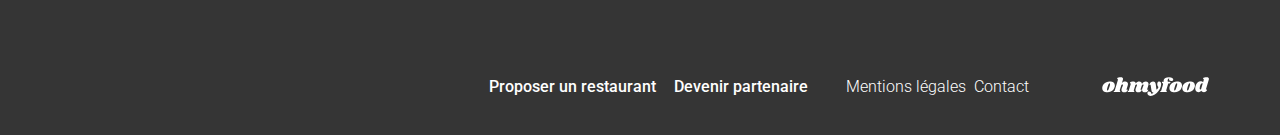
<file: restaurants/palette.html>
<!DOCTYPE html>
<html lang="en">
<head>
    <meta charset="UTF-8">
    <meta name="viewport" content="width=device-width, initial-scale=1.0">
    <title>La palette du goût</title>
    <link href='https://fonts.googleapis.com/css?family=Shrikhand' rel='stylesheet'>
    <link rel="stylesheet" href="https://cdnjs.cloudflare.com/ajax/libs/font-awesome/6.2.1/css/all.min.css" integrity="sha512-MV7K8+y+gLIBoVD59lQIYicR65iaqukzvf/nwasF0nqhPay5w/9lJmVM2hMDcnK1OnMGCdVK+iQrJ7lzPJQd1w==" crossorigin="anonymous" referrerpolicy="no-referrer">
    <link rel="preconnect" href="https://fonts.googleapis.com">
    <link rel="preconnect" href="https://fonts.gstatic.com" crossorigin>
    <link href="https://fonts.googleapis.com/css2?family=Roboto&display=swap" rel="stylesheet">
    <link href="https://fonts.googleapis.com/css2?family=Roboto:wght@300&display=swap" rel="stylesheet">
    <link rel="stylesheet" href="https://fonts.googleapis.com/css2?family=Material+Symbols+Outlined:opsz,wght,FILL,GRAD@24,400,0,0">
    <link rel="stylesheet" href="https://fonts.googleapis.com/css2?family=Material+Symbols+Outlined:opsz,wght,FILL,GRAD@20..48,100..700,0..1,-50..200">
    <link rel="stylesheet" href="../assets/homepage.css">
</head>
<body class="m-0">
    <div class="homepage homepage-restaurant">
        <header class="header__restaurant">
                <div class="header__logo">
                    <div class="header__back">
                        <a class="header__back__link" href="../index.html">
                            <i class="fa-solid fa-arrow-left header__back__icon"></i>
                        </a>
                    </div>
                    <div class="logo">
                        <a href="">
                            <img src="../assets/images/logo/ohmyfood@2x.svg" alt="">
                        </a>
                    </div>
                </div>
        </header>
        <img class="restaurant__img" src="../assets/images/restaurants/jay-wennington-N_Y88TWmGwA-unsplash.jpg" alt="">
        <main class="main__restaurant">
            <div class="restaurants restaurants__page flex col">
                <div class="restaurants__title flex row align-center">
                    <h1 class="restaurants__title__text m-0">La palette du goût</h1>
                    <div class="heart__container">
                        <span class="material-symbols-outlined heart">
                            favorite
                        </span>
                        <span class="material-symbols-outlined heart-filled">
                            favorite
                        </span>
                    </div>
                </div>
                <div class="menus flex col entrees">
                    <div class="menus__title flex col">
                        <h2 class="menus__title__text m-0">ENTRÉES</h2>
                        <div class="underline"></div>
                    </div>
                        <div class="menu flex row space-between">
                            <div class="menu__card flex col">
                                <p class="m-0 menu__title">Fricassée d'escargots</p>
                                <div class="menu__detail flex row space-between">
                                    <span class="menu__detail__text">Au piment d'Espelette </span>
                                </div>
                            </div>
                            <div class="flex row menu__validation">
                                <div class="m-0 menu__price">
                                    <span>25€</span>
                                </div>
                                <div class="validation__box flex row">
                                    <i class="validation__box__icon fa-solid fa-circle-check"></i>
                                </div>
                            </div>
                        </div>
                        <div class="menu flex row space-between">
                            <div class="menu__card flex col">
                                <p class="m-0 menu__title">Foie gras de canard mi-cuit</p>
                                <div class="menu__detail flex row space-between">
                                    <span class="menu__detail__text">Et ses copeaux de truffe noire</span>
                                </div>
                            </div>
                            <div class="flex row menu__validation">
                                <div class="m-0 menu__price">
                                    <span>35€</span>
                                </div>
                                <div class="validation__box flex row">
                                    <i class="validation__box__icon fa-solid fa-circle-check"></i>
                                </div>
                            </div>
                        </div>
                        <div class="menu flex row space-between">
                            <div class="menu__card flex col">
                                <p class="m-0 menu__title">Œuf au plat</p>
                                <div class="menu__detail flex row space-between">
                                    <span class="menu__detail__text">Assaisonné à la truffe sur lit de caviar</span>   
                                </div>
                            </div>
                            <div class="flex row menu__validation">
                                <div class="m-0 menu__price">
                                    <span>20€</span>
                                </div>
                                <div class="validation__box flex row">
                                    <i class="validation__box__icon fa-solid fa-circle-check"></i>
                                </div>
                            </div>
                        </div>
                </div>
                <div class="menus flex col plats">
                    <div class="menus__title flex col">
                        <h2 class="menus__title__text m-0">PLATS</h2>
                        <div class="underline"></div>
                    </div>
                        <div class="menu flex row space-between">
                            <div class="menu__card flex col">
                                <p class="m-0 menu__title">Filet de bœuf aux herbes</p>
                                <div class="menu__detail flex row space-between">
                                    <span class="menu__detail__text">Accompagné de sa ribambelle de légumes</span>
                                </div>
                            </div>
                            <div class="flex row menu__validation">
                                <div class="m-0 menu__price">
                                    <span>40€</span>
                                </div>
                                <div class="validation__box flex row">
                                    <i class="validation__box__icon fa-solid fa-circle-check"></i>
                                </div>
                            </div>
                        </div>
                        <div class="menu flex row space-between">
                            <div class="menu__card flex col">
                                <p class="m-0 menu__title">Parmentier de queue de bœuf</p>
                                <div class="menu__detail flex row space-between">
                                    <span class="menu__detail__text">À la truffe noire sur sa purée de panais</span> 
                                </div>
                            </div>
                            <div class="flex row menu__validation">
                                <div class="m-0 menu__price">
                                    <span>35€</span>
                                </div>
                                <div class="validation__box flex row">
                                    <i class="validation__box__icon fa-solid fa-circle-check"></i>
                                </div>
                            </div>
                        </div>
                        <div class="menu flex row space-between">
                            <div class="menu__card flex col">
                                <p class="m-0 menu__title">Filet de turbot</p>
                                <div class="menu__detail flex row space-between">
                                    <span class="menu__detail__text">Aux agrumes</span>
                                </div>
                            </div>
                            <div class="flex row menu__validation">
                                <div class="m-0 menu__price">
                                    <span>44€</span>
                                </div>
                                <div class="validation__box flex row">
                                    <i class="validation__box__icon fa-solid fa-circle-check"></i>
                                </div>
                            </div>
                        </div>
                </div>
                <div class="menus flex col desserts">
                    <div class="menus__title flex col">
                        <h2 class="menus__title__text m-0">DESSERTS</h2>
                        <div class="underline"></div>
                    </div>
                        <div class="menu flex row space-between">
                            <div class="menu__card flex col">
                                <p class="m-0 menu__title">Paris-Brest</p>
                                <div class="menu__detail flex row space-between">
                                    <span class="menu__detail__text">Revisité</span>
                                </div>
                            </div>
                            <div class="flex row menu__validation">
                                <div class="m-0 menu__price">
                                    <span>18€</span>
                                </div>
                                <div class="validation__box flex row">
                                    <i class="validation__box__icon fa-solid fa-circle-check"></i>
                                </div>
                            </div>
                        </div>
                        <div class="menu flex row space-between">
                            <div class="menu__card flex col">
                                <p class="m-0 menu__title">Macaron au chocolat d'exception </p>
                                <div class="menu__detail flex row space-between">
                                    <span class="menu__detail__text">Et glace à la vanille de Madagascar</span>
                                </div>
                            </div>
                            <div class="flex row menu__validation">
                                <div class="m-0 menu__price">
                                    <span>22€</span>
                                </div>
                                <div class="validation__box flex row">
                                    <i class="validation__box__icon fa-solid fa-circle-check"></i>
                                </div>
                            </div>
                        </div>
                        <div class="menu flex row space-between">
                            <div class="menu__card flex col">
                                <p class="m-0 menu__title">Mousse au chocolat </p>
                                <div class="menu__detail flex row space-between">
                                    <span class="menu__detail__text">Au piment d'Espelette et à la truffe noire</span>
                                </div>
                            </div>
                            <div class="flex row menu__validation">
                                <div class="m-0 menu__price">
                                    <span>23€</span>
                                </div>
                                <div class="validation__box flex row">
                                    <i class="validation__box__icon fa-solid fa-circle-check"></i>
                                </div>
                            </div>
                        </div>
                </div>
                <div class="reservation reservation_page gradient__container">
                    <a class="gradient__link" href="#">Commander</a>
                    <a class="gradient__link__hover" href="#">Commander</a>
                </div>
            </div>
        </main>
        <footer>
            <div class="footer">
                <img class="footer__logo" src="../assets/images/logo/ohmyfood@2x.svg" alt="">
                <div class="footer__content">
                    <a class="footer__content__link" href="#">
                        <div class="footer__bold">
                            <i class="footer__bold__icon fa-solid fa-utensils"></i>
                            <p class="footer__bold__text m-0">Proposer un restaurant</p>
                        </div>
                    </a>
                    <a href="#" class="footer__content__link partenaire_link">
                        <div class="footer__bold">
                            <i class="footer__bold__icon fa-solid fa-handshake-angle"></i>
                            <p class="footer__bold__text m-0">Devenir partenaire</p>
                        </div>
                    </a>
                    <a class="footer__content__link" href="#">
                        <p class="m-0 footer__regular">Mentions légales</p>
                    </a>
                    <a href="mailto:" class="footer__content__link">
                        <p class="m-0 footer__regular">Contact</p>
                    </a>
                </div>
            </div>
        </footer>
    </div>
</body>
</html>
</file>
<file: assets/homepage.css>
.flex {
  display: flex;
}

.center {
  justify-content: center;
}

.align-center {
  align-items: center;
}

.space-between {
  justify-content: space-between;
}

.row {
  flex-direction: row;
}

.col {
  flex-direction: column;
}

@keyframes fadeIn {
  0% {
    opacity: 0;
  }
  100% {
    opacity: 1;
  }
}
@keyframes jumpInOut {
  0%, 100% {
    transform: translateY(0);
  }
  50% {
    transform: translateY(-60px);
  }
}
@keyframes hideElement {
  0% {
    display: block;
  }
  90%, 100% {
    display: none;
  }
}
.fonctionnement {
  background-color: #FFFFFF;
  display: flex;
  flex-direction: column;
  padding: 45px 20px 64px;
  gap: 25px;
}
.fonctionnement .fonctionnement__title {
  width: 275px;
  font-family: Roboto;
  font-size: 24px;
  font-weight: 700;
  line-height: 28px;
  letter-spacing: 0em;
  text-align: left;
}
.fonctionnement .fonctionnement__container {
  display: flex;
  flex-direction: column;
  gap: 25px;
  width: 100%;
}
.fonctionnement .fonctionnement__container .fonctionnement__box {
  width: 100%;
}
.fonctionnement .fonctionnement__container .fonctionnement__box .fonctionnement__content {
  width: 100%;
  height: 72.38px;
  border-radius: 20px;
  background: rgb(246, 246, 246);
  box-shadow: 0px 4px 15px 0px rgba(0, 0, 0, 0.15);
  display: flex;
  flex-direction: row;
  align-items: center;
  position: relative;
  left: 12px;
}
.fonctionnement .fonctionnement__container .fonctionnement__box .fonctionnement__content .fonctionnement__number {
  position: relative;
  left: -12px;
  width: 24px;
  height: 24px;
  background: rgb(147, 86, 220);
  border-radius: 50%;
}
.fonctionnement .fonctionnement__container .fonctionnement__box .fonctionnement__content .fonctionnement__number span {
  color: #FFFFFF;
  width: 24px;
  font-family: Roboto;
  font-size: 14px;
  font-weight: 500;
  line-height: normal;
  letter-spacing: normal;
  display: inline-flex;
  align-items: center;
  justify-content: center;
  height: inherit;
}
.fonctionnement .fonctionnement__container .fonctionnement__box .fonctionnement__content .fonctionnement__details {
  display: flex;
  flex-direction: row;
  align-items: end;
  gap: 25px;
}
.fonctionnement .fonctionnement__container .fonctionnement__box .fonctionnement__content .fonctionnement__details span {
  color: rgb(126, 126, 126);
}
.fonctionnement .fonctionnement__container .fonctionnement__box .fonctionnement__content .fonctionnement__details i {
  color: rgb(147, 86, 220);
}
.fonctionnement .fonctionnement__container .fonctionnement__box .fonctionnement__content .fonctionnement__details p {
  width: auto;
  font-family: Roboto;
  font-size: 16px;
  font-weight: 500;
  line-height: 19px;
  letter-spacing: 0em;
  text-align: left;
}

.restaurants {
  display: flex;
  flex-direction: column;
  padding: 54px 20px;
  gap: 28px;
}
.restaurants .restaurants__title {
  width: auto;
  font-family: Roboto;
  font-size: 24px;
  font-weight: 700;
  line-height: 28px;
  letter-spacing: normal;
}
.restaurants .restaurant__box {
  width: 100%;
  display: flex;
  flex-direction: column;
  gap: 15px;
}
.restaurants .restaurant__box .restaurant__card {
  height: 251px;
  display: flex;
  flex-direction: column;
  gap: 0px;
  position: relative;
}
.restaurants .restaurant__box .restaurant__card .restaurant__img {
  object-fit: cover;
  height: 179px;
  border-top-left-radius: 15px;
  border-top-right-radius: 15px;
  width: 340px;
}
.restaurants .restaurant__box .restaurant__card .card__tag {
  width: 80px;
  height: 26px;
  position: absolute;
  background: rgb(153, 226, 208);
  box-shadow: 0px 2px 4px 0px rgba(0, 0, 0, 0.15);
  top: 11px;
  right: 10px;
}
.restaurants .restaurant__box .restaurant__card .card__tag .card__tag__text {
  width: inherit;
  font-family: Roboto;
  font-size: 14px;
  font-weight: 500;
  line-height: 16px;
  letter-spacing: 0em;
  text-align: center;
  color: rgb(0, 135, 102);
  display: inline-flex;
  align-items: center;
  justify-content: center;
  height: inherit;
}
.restaurants .restaurant__box .restaurant__card .restaurant__card__details {
  display: flex;
  flex-direction: row;
  justify-content: space-between;
  background-color: #FFFFFF;
  padding: 15px 20px 15px 10px;
  border-bottom-left-radius: 15px;
  border-bottom-right-radius: 15px;
}
.restaurants .restaurant__box .restaurant__card .restaurant__card__details .restaurant__card__details__link {
  text-decoration: none;
  color: black;
}
.restaurants .restaurant__box .restaurant__card .restaurant__card__details .restaurant__card__details__link .restaurant__card__description .restaurant__card__title {
  width: auto;
  font-family: Roboto;
  font-size: 18px;
  font-weight: 700;
  line-height: 21px;
  letter-spacing: 0em;
  text-align: left;
}
.restaurants .restaurant__box .restaurant__card .restaurant__card__details .restaurant__card__details__link .restaurant__card__description .restaurant__card__location {
  width: auto;
  font-family: Roboto;
  font-size: 17px;
  font-weight: 300;
  line-height: 20px;
  letter-spacing: 0em;
  text-align: left;
}
.restaurants .restaurant__box .restaurant__card .restaurant__card__details .heart__container {
  display: block;
  position: relative;
}
.restaurants .restaurant__box .restaurant__card .restaurant__card__details .heart__container .heart {
  font-variation-settings: "FILL" 0;
  position: absolute;
  transition: opacity 0.5s ease-in-out;
}
.restaurants .restaurant__box .restaurant__card .restaurant__card__details .heart__container .heart-filled {
  font-variation-settings: "FILL" 100;
  background-image: linear-gradient(#9356DC, #FF79DA);
  -webkit-background-clip: text;
  -webkit-text-fill-color: transparent;
  transition: opacity 0.5s ease-in-out;
}
.restaurants .restaurant__box .restaurant__card .restaurant__card__details .heart__container .heart, .restaurants .restaurant__box .restaurant__card .restaurant__card__details .heart__container .heart-filled {
  font-weight: 100;
  font-size: 30px;
  cursor: default;
  caret-color: transparent;
  margin-left: 30px;
  -ms-user-select: none;
  -webkit-user-select: none;
}
.restaurants .restaurant__box .restaurant__card .restaurant__card__details .heart__container:hover .heart {
  opacity: 0;
}
.restaurants .restaurant__box .restaurant__card .restaurant__card__details .heart__container:not(:hover) .heart {
  opacity: 1;
}
.restaurants .restaurant__box .restaurant__card .restaurant__card__details .heart__container:hover .heart-filled {
  opacity: 1;
}
.restaurants .restaurant__box .restaurant__card .restaurant__card__details .heart__container:not(:hover) .heart-filled {
  opacity: 0;
}
.restaurants .restaurant__box .la_note_enchantee .restaurant__img {
  object-position: 0% 61%;
}

.footer {
  background: #353535;
  color: #FFFFFF;
  padding: 25px;
}
.footer .footer__logo {
  width: 107px;
  margin-bottom: 18px;
  filter: invert(100%) sepia(55%) saturate(12%) hue-rotate(306deg) brightness(115%) contrast(101%);
}
.footer .footer__content {
  display: flex;
  flex-direction: column;
  gap: 8px;
}
.footer .footer__content .footer__content__link {
  color: #FFFFFF;
  text-decoration: none;
}
.footer .footer__content .footer__content__link .footer__bold {
  display: flex;
  flex-direction: row;
  gap: 10px;
}
.footer .footer__content .footer__content__link .footer__bold .footer__bold__text {
  width: auto;
  font-family: Roboto;
  font-size: 16px;
  font-weight: 500;
  line-height: 19px;
  letter-spacing: 0em;
  text-align: left;
}
.footer .footer__content .footer__content__link .footer__bold .footer__bold__icon {
  font-size: 12px;
  line-height: 19px;
}
.footer .footer__content .footer__content__link .footer__regular {
  width: auto;
  font-family: Roboto;
  font-size: 16px;
  font-weight: 300;
  line-height: 19px;
  letter-spacing: 0em;
  text-align: left;
}

@media (min-width: 1024px) {
  .header__restaurant {
    height: 96px !important;
  }
  .homepage {
    width: 100% !important;
  }
  .homepage header {
    height: 146px;
  }
  .homepage header .header__logo {
    padding: 0 89px;
    display: flex;
    flex-direction: column;
    height: 96px;
    justify-content: center;
    align-items: center;
  }
  .homepage header .header__logo .header__back {
    top: 33px;
  }
  .homepage header .header__logo .logo .logo__img {
    width: 200px;
  }
  .homepage .reservation {
    padding: 31px;
    gap: 20px;
  }
  .homepage .reservation .reservation__title {
    width: 275px;
    font-family: Roboto;
    font-size: 40px;
    font-weight: 700;
    line-height: 47px;
    letter-spacing: 0em;
    width: 645px;
  }
  .homepage .reservation .reservation__content {
    margin: 15px 0;
    width: 531px;
  }
  .homepage .reservation .gradient__container a {
    margin: 0;
  }
  .homepage .fonctionnement {
    padding: 50px 180px 50px 180px;
  }
  .homepage .fonctionnement .fonctionnement__container {
    gap: 25px;
    display: flex;
    flex-direction: row;
  }
  .homepage .restaurants {
    padding: 30px 180px 30px 180px;
  }
  .homepage .restaurants .restaurant__box {
    display: grid;
    grid-template-rows: 1fr 1fr;
    grid-row-gap: 50px;
    grid-template-columns: 1fr 1fr;
    grid-column-gap: 84px;
  }
  .homepage .restaurants .restaurant__box .restaurant__card {
    width: 100%;
  }
  .homepage .restaurants .restaurant__box .restaurant__card .restaurant__img {
    width: 100%;
  }
  .homepage .footer {
    background: #353535;
    color: #FFFFFF;
    padding: 77px 25px 21px 25px;
    display: flex;
    flex-direction: row-reverse;
    gap: 73px;
  }
  .homepage .footer .footer__logo {
    margin-right: 46px;
  }
  .homepage .footer .footer__content {
    display: flex;
    flex-direction: row;
    gap: 8px;
  }
  .homepage .footer .partenaire_link {
    margin-right: 30px;
  }
}
@media (min-width: 768px) and (max-width: 1024px) {
  .homepage {
    width: 640px !important;
  }
  .logo {
    margin-left: auto;
    margin-right: auto;
  }
  .fonctionnement .fonctionnement__title {
    margin-left: auto;
    margin-right: auto;
    text-align: center;
  }
  .fonctionnement .fonctionnement__box {
    width: auto !important;
    margin: 0;
  }
  .fonctionnement .fonctionnement__box .fonctionnement__content {
    width: auto !important;
    gap: 140px;
  }
  .restaurants .restaurant__box {
    width: auto;
  }
  .restaurants .restaurant__box .restaurant__card .card__tag {
    left: 508px;
  }
  .restaurants .restaurant__box .restaurant__card .restaurant__img {
    width: auto;
  }
}
@media (min-width: 1024px) {
  .menu__title, .menu__detail__text {
    overflow: visible !important;
    text-overflow: unset !important;
  }
  .homepage-restaurant {
    background: #fff !important;
  }
  .homepage-restaurant .restaurant__img {
    width: 100%;
    height: 383px;
    object-fit: cover;
  }
  .homepage-restaurant .main__restaurant {
    width: 1055px;
    background: #F6F6F6;
    margin: auto;
  }
  .homepage-restaurant .main__restaurant .menus {
    width: 634px;
    margin: auto;
  }
  .homepage-restaurant .main__restaurant .restaurants__title {
    align-self: center;
  }
}
@media (min-width: 768px) and (max-width: 1024px) {
  .menu__title, .menu__detail__text {
    overflow: visible !important;
    text-overflow: unset !important;
  }
  .restaurants__title {
    align-self: center;
  }
  .restaurant__img {
    height: 275px;
    width: 100% !important;
    object-fit: cover;
  }
}
.header__back {
  position: absolute;
  top: 17px;
  left: 17px;
  padding: 7px 6px;
}
.header__back .header__back__link {
  color: #000;
  text-decoration: none;
}
.header__back .header__back__icon {
  font-size: 20px;
}

.restaurant__img {
  width: 375px;
  height: 275px;
}

.restaurants__page {
  padding: 17px 17px 0 17px !important;
  gap: 30px !important;
  background: #F6F6F6;
  position: relative;
  top: -40px;
  border-top-left-radius: 28px;
  border-top-right-radius: 28px;
}

.restaurants .restaurants__title {
  margin-top: 10px;
}
.restaurants .restaurants__title .restaurants__title__text {
  width: auto;
  font-family: Shrikhand;
  font-size: 28px;
  font-weight: 400;
  line-height: 41px;
  letter-spacing: 0em;
  text-align: left;
  color: #101010;
}
.restaurants .restaurants__title .heart__container {
  display: block;
  position: relative;
}
.restaurants .restaurants__title .heart__container .heart {
  font-variation-settings: "FILL" 0;
  position: absolute;
  transition: opacity 0.5s ease-in-out;
}
.restaurants .restaurants__title .heart__container .heart-filled {
  font-variation-settings: "FILL" 100;
  background-image: linear-gradient(#9356DC, #FF79DA);
  -webkit-background-clip: text;
  -webkit-text-fill-color: transparent;
  transition: opacity 0.5s ease-in-out;
}
.restaurants .restaurants__title .heart__container .heart, .restaurants .restaurants__title .heart__container .heart-filled {
  font-weight: 100;
  font-size: 30px;
  cursor: default;
  caret-color: transparent;
  margin-left: 30px;
  -ms-user-select: none;
  -webkit-user-select: none;
}
.restaurants .restaurants__title .heart__container:hover .heart {
  opacity: 0;
}
.restaurants .restaurants__title .heart__container:not(:hover) .heart {
  opacity: 1;
}
.restaurants .restaurants__title .heart__container:hover .heart-filled {
  opacity: 1;
}
.restaurants .restaurants__title .heart__container:not(:hover) .heart-filled {
  opacity: 0;
}
.restaurants .menus {
  gap: 12px;
}
.restaurants .menus .menus__title {
  width: 275px;
  height: 27px;
  gap: 5px;
}
.restaurants .menus .menus__title .menus__title__text {
  width: auto;
  font-family: Roboto;
  font-size: 16px;
  font-weight: 300;
  line-height: 19px;
  letter-spacing: 0em;
  text-align: left;
}
.restaurants .menus .menus__title .underline {
  width: 40px;
  top: 27px;
  border: 2px;
  background: #99E2D0;
  border: 2px solid #99E2D0;
}
.restaurants .menus .menu:hover .menu__validation {
  margin-right: 0;
}
.restaurants .menus .menu:not(:hover) .menu__validation {
  margin-right: -58px;
}
.restaurants .menus .menu {
  background-color: #fff;
  border-radius: 15px;
  box-shadow: 0px 4.0114941597px 15.0431032181px 0px rgba(0, 0, 0, 0.1019607843);
  position: relative;
  overflow: hidden;
}
.restaurants .menus .menu .menu__card {
  padding: 15px;
  gap: 5px;
  overflow: hidden;
}
.restaurants .menus .menu .menu__card .menu__title {
  width: auto;
  font-family: Roboto;
  font-size: 18px;
  font-weight: 500;
  line-height: 21px;
  letter-spacing: 0em;
  text-align: left;
  white-space: nowrap;
  overflow: hidden;
  text-overflow: ellipsis;
}
.restaurants .menus .menu .menu__card .menu__detail .menu__detail__text {
  width: auto;
  font-family: Roboto;
  font-size: 15px;
  font-weight: 300;
  line-height: 18px;
  letter-spacing: 0em;
  text-align: left;
  white-space: nowrap;
  overflow: hidden;
  text-overflow: ellipsis;
}
.restaurants .menus .menu .menu__price {
  font-family: Roboto;
  font-size: 15px;
  font-weight: 700;
  padding: 40px 19px 0px;
}
.restaurants .menus .menu .menu__validation {
  transition: margin-right 0.5s ease;
}
.restaurants .menus .menu .menu__validation .validation__box {
  width: 58px;
  border-radius: 0px 15px 15px 0px;
  background: #99E2D0;
  height: 74px;
}
.restaurants .menus .menu .menu__validation .validation__box .validation__box__icon {
  position: relative;
  top: 50%;
  left: 50%;
  transform: translate(-50%, -50%);
  font-size: 20px;
  color: #fff;
  height: fit-content;
}
.restaurants .entrees {
  opacity: 0;
  animation: fadeIn 2s forwards;
}
.restaurants .plats {
  opacity: 0;
  animation: fadeIn 3s forwards;
}
.restaurants .desserts {
  opacity: 0;
  animation: fadeIn 4s forwards;
}
.restaurants .reservation_page {
  position: relative;
  padding: 0 !important;
}

.m-0 {
  margin: 0;
}

.homepage {
  width: 375px;
  margin-left: auto;
  margin-right: auto;
  background: #F6F6F6;
  visibility: visible;
  overflow-x: hidden;
}

.header {
  height: 113px;
}

.header__logo {
  background: #FFFFFF;
  box-shadow: 0px 2px 4px 0px rgba(0, 0, 0, 0.1490196078);
  position: relative;
  padding: 14px 89px;
}

.logo {
  width: 197px;
  height: 36px;
  text-align: center;
}
.logo img {
  width: 162px;
  height: 44px;
}

.location {
  height: 50px;
  display: flex;
  flex-direction: row;
  align-items: center;
  justify-content: center;
  gap: 15px;
  background-color: #EAEAEA;
}
.location i {
  color: #353535;
}
.location input {
  width: 110px;
  font-family: Roboto;
  font-size: 16px;
  font-weight: 500;
  line-height: 19px;
  letter-spacing: normal;
  border: none;
  background-color: #EAEAEA;
  outline: none;
}

.reservation {
  padding: 39px;
  display: flex;
  flex-direction: column;
  align-items: center;
  gap: 15px;
}
.reservation h2 {
  width: 275px;
  font-family: Roboto;
  font-size: 24px;
  font-weight: 700;
  line-height: 28px;
  letter-spacing: 0em;
  text-align: center;
}
.reservation p {
  width: 315px;
  font-family: Roboto;
  font-size: 18px;
  font-weight: 300;
  line-height: 21px;
  letter-spacing: 0em;
  text-align: center;
}

.gradient__container {
  position: relative;
}

.gradient__link, .gradient__link__hover {
  display: inline-block;
  color: #FFFFFF;
  width: 218px;
  font-family: Roboto;
  font-size: 16px;
  font-weight: 500;
  line-height: 19px;
  letter-spacing: 0em;
  padding: 15.5px 0;
  border: none;
  border-radius: 25px;
  box-shadow: 0px 4px 10px 0px rgba(0, 0, 0, 0.2509803922);
  text-decoration: none;
  text-align: center;
  margin: 12px 0 12px;
}

.gradient__link {
  position: absolute;
  background: linear-gradient(359.33deg, #9356DC -11.44%, #FF79DA 123.93%);
  z-index: 2;
}

.gradient__link__hover {
  position: relative;
  background: linear-gradient(358.33deg, #9356DC -39.44%, #FF79DA 81.93%);
  opacity: 0;
  z-index: 3;
  transition: opacity 0.5s ease-in-out;
}

.gradient__container:hover .gradient__link__hover {
  opacity: 1;
}

.loader {
  background: white;
  height: 1080px;
  position: fixed;
  z-index: 3000000;
  width: 100%;
  animation: hideElement 3s linear;
  display: none;
}
.loader .loader-icon {
  font-size: 100px;
  position: fixed;
  top: 50%;
  left: 50%;
  transform: translate(-50%, -50%);
  color: rgb(147, 86, 220);
}
.loader .loader-icon i {
  animation: jumpInOut 2s ease-in-out infinite;
}

/*# sourceMappingURL=homepage.css.map */
</file>
